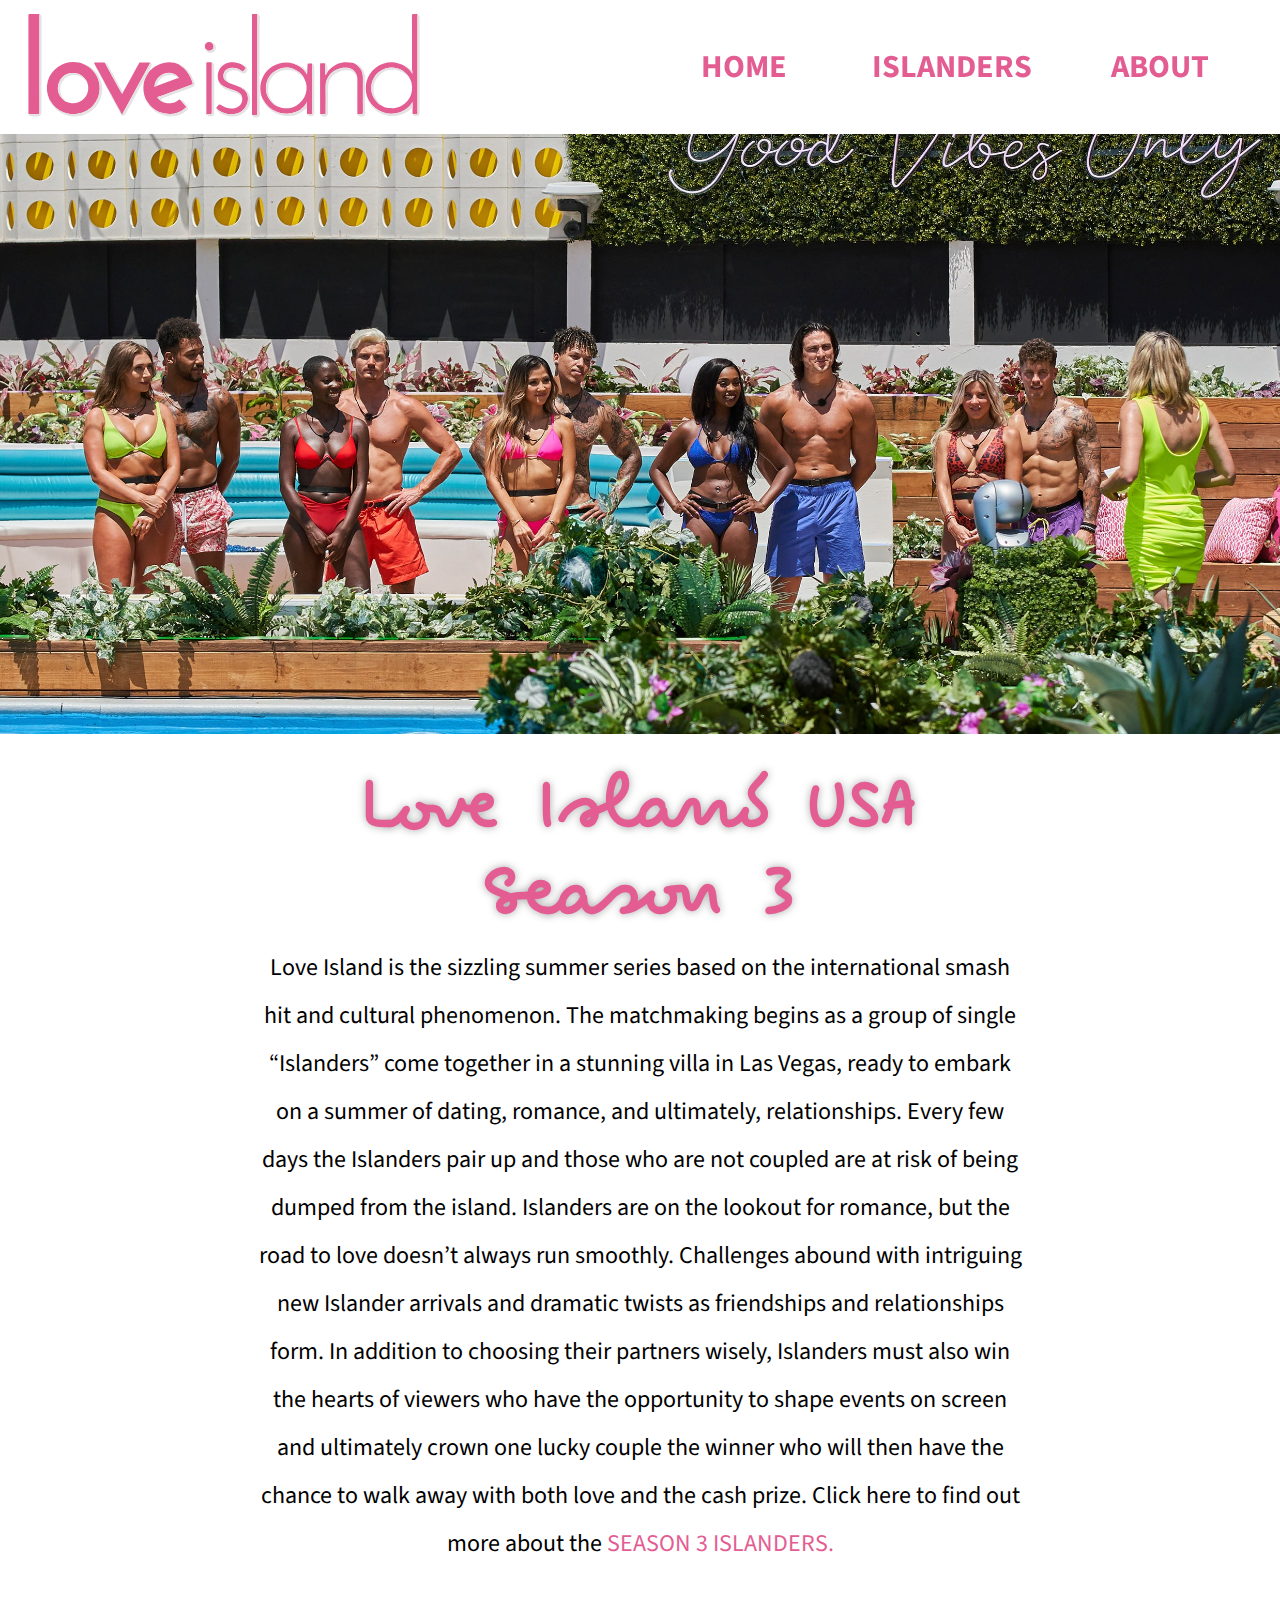
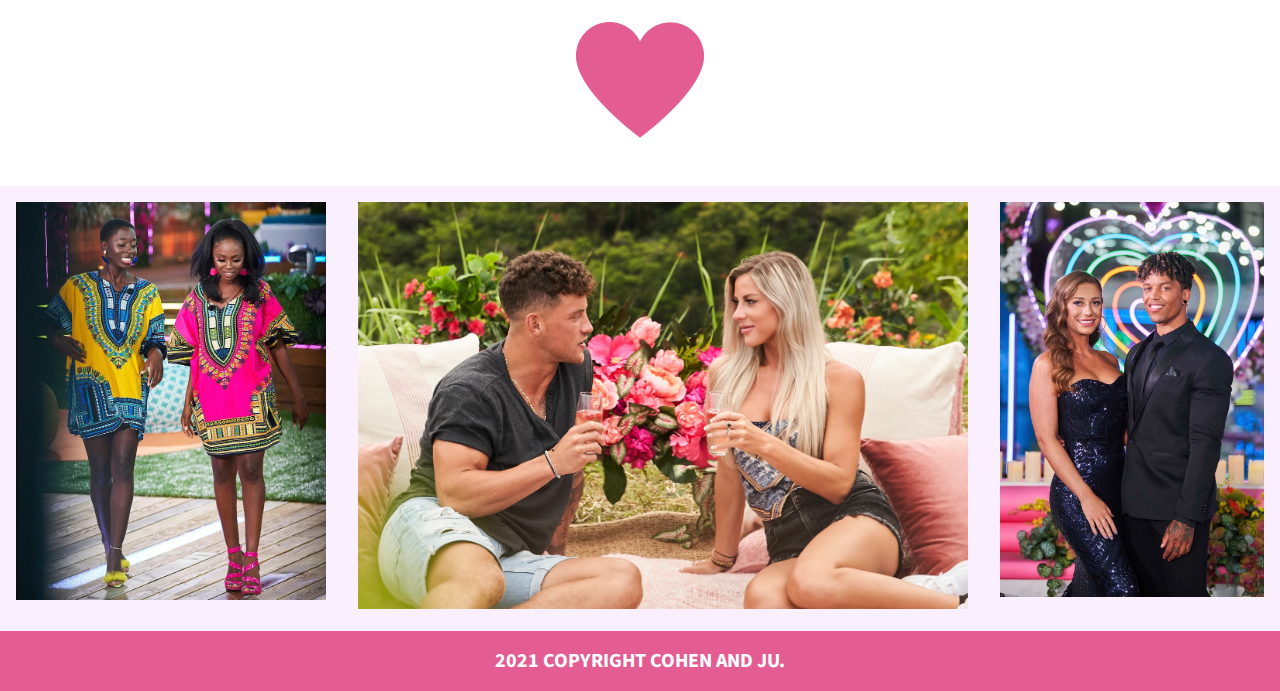
<file: index.html>
<!DOCTYPE html>
<html lang="en" dir="ltr">
  <!-- Website Head Information -->
  <head>
      <meta charset="utf-8">
      <meta name="viewport" content="width=device-width, initial-scale=1.0">
      <meta name="description" content="Love Island, a television show where contests compete for love and $100,000!">
      <meta name="keywords" content="Love Island, Love, Island, Hawaii, Game Show, Cash Prize, CBS">
      <title>Group Work 3 – Love Island Home</title>

  <!-- CSS Style Sheet -->
      <link rel="stylesheet" href="css/styles.css">
  </head>

  <!-- Body of Website -->
  <body>

      <!-- Header of Website -->
      <header>
        <a href="index.html"><img src="images/love-island-logo.svg" class="logo" alt="Logo for Love Island" title="Logo for Love Island."></a>

        <nav>
          <!--   Hamburger Icon    -->
          <label for="hamburger">≣</label>
          <input type="checkbox" id="hamburger"/>

          <div class="menu-items">
            <a class="menu-items-name" href="index.html">Home</a>
            <a class="menu-items-name" href="islanders.html">Islanders</a>
            <a class="menu-items-name" href="about.html">About</a>
          </div>
        </nav>
      </header>

      <!-- Main Section of Website -->
      <main>
        <img class="hero-image" src="images/season3-cast.jpg" alt="Cast of Love Island, Season 3" title="Season 3 cast of the U.S.A. version of Love Island.">

        <section class="home-text">
          <h1>Love Island USA Season 3</h1>
          <p>
            Love Island is the sizzling summer series based on the international smash hit and cultural phenomenon. The matchmaking begins as a group of single “Islanders” come together in a stunning villa in Las Vegas, ready to embark on a summer of dating, romance, and ultimately, relationships. Every few days the Islanders pair up and those who are not coupled are at risk of being dumped from the island. Islanders are on the lookout for romance, but the road to love doesn’t always run smoothly. Challenges abound with intriguing new Islander arrivals and dramatic twists as friendships and relationships form. In addition to choosing their partners wisely, Islanders must also win the hearts of viewers who have the opportunity to shape events on screen and ultimately crown one lucky couple the winner who will then have the chance to walk away with both love and the cash prize. Click here to find out more about the <a class="regular-link" href="islanders.html">Season 3 Islanders.</a></p>
        </section>

        <section class="heart">
          <img src="images/heart.png" alt="Black Heart Outline" title="Heart">
        </section>

        <section class="home-images">
          <figure>
            <div class="hvrbox">
              <img src="images/cashay-trina.jpg" alt="Two contestants, Cashay and Trina, walking on Love Island" title="Cashay and Trina" class="hvrbox-layer_bottom">
              <div class="hvrbox-layer_top hvrbox-layer_slideup">
                <div class="hvrbox-text">Cashay and Trina talking in the Villa.</div>
              </div>
            </div>
          </figure>

          <figure>
              <div class="hvrbox">
                <img src="images/shannon-josh.jpg" alt="Shannan and Josh on their final date before leaving the Villa." title="Shannon and Josh" class="hvrbox-layer_bottom">
                <div class="hvrbox-layer_top hvrbox-layer_slideup">
                  <div class="hvrbox-text">Shannan and Josh on their final date before leaving the Villa.</div>
                </div>
              </div>
          </figure>

          <figure>
            <div class="hvrbox">
              <img src="images/olivia-korey.jpg" alt="Winners of Love Island, Season 3, Olivia and Korey" title="Olivia and Korey" class="hvrbox-layer_bottom">
              <div class="hvrbox-layer_top hvrbox-layer_slideup">
                <div class="hvrbox-text">Season 3 winners, Olivia and Korey.</div>
              </div>
            </div>
          </figure>
        </section>
      </main>

       <!-- Footer of Website -->
      <footer>
      2021 Copyright Cohen and Ju.
      </footer>

  </body>
</html>
</file>
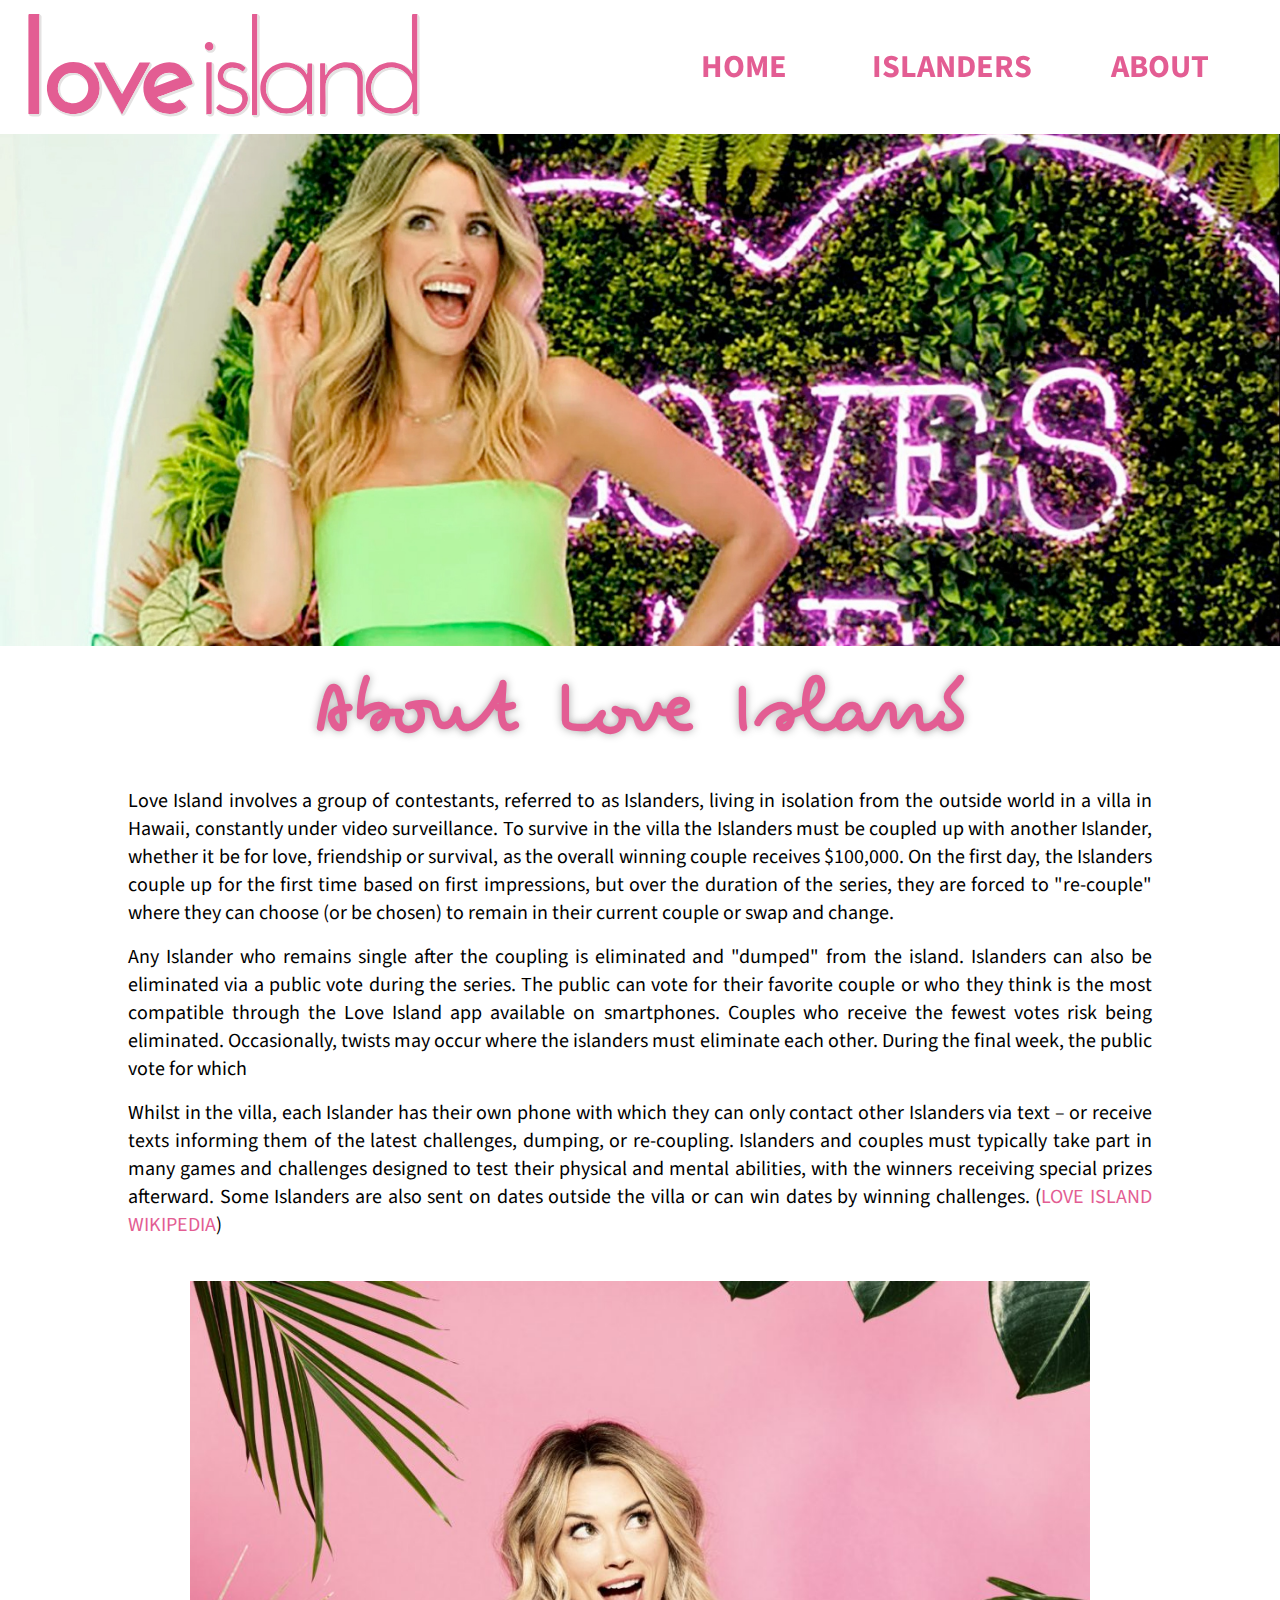
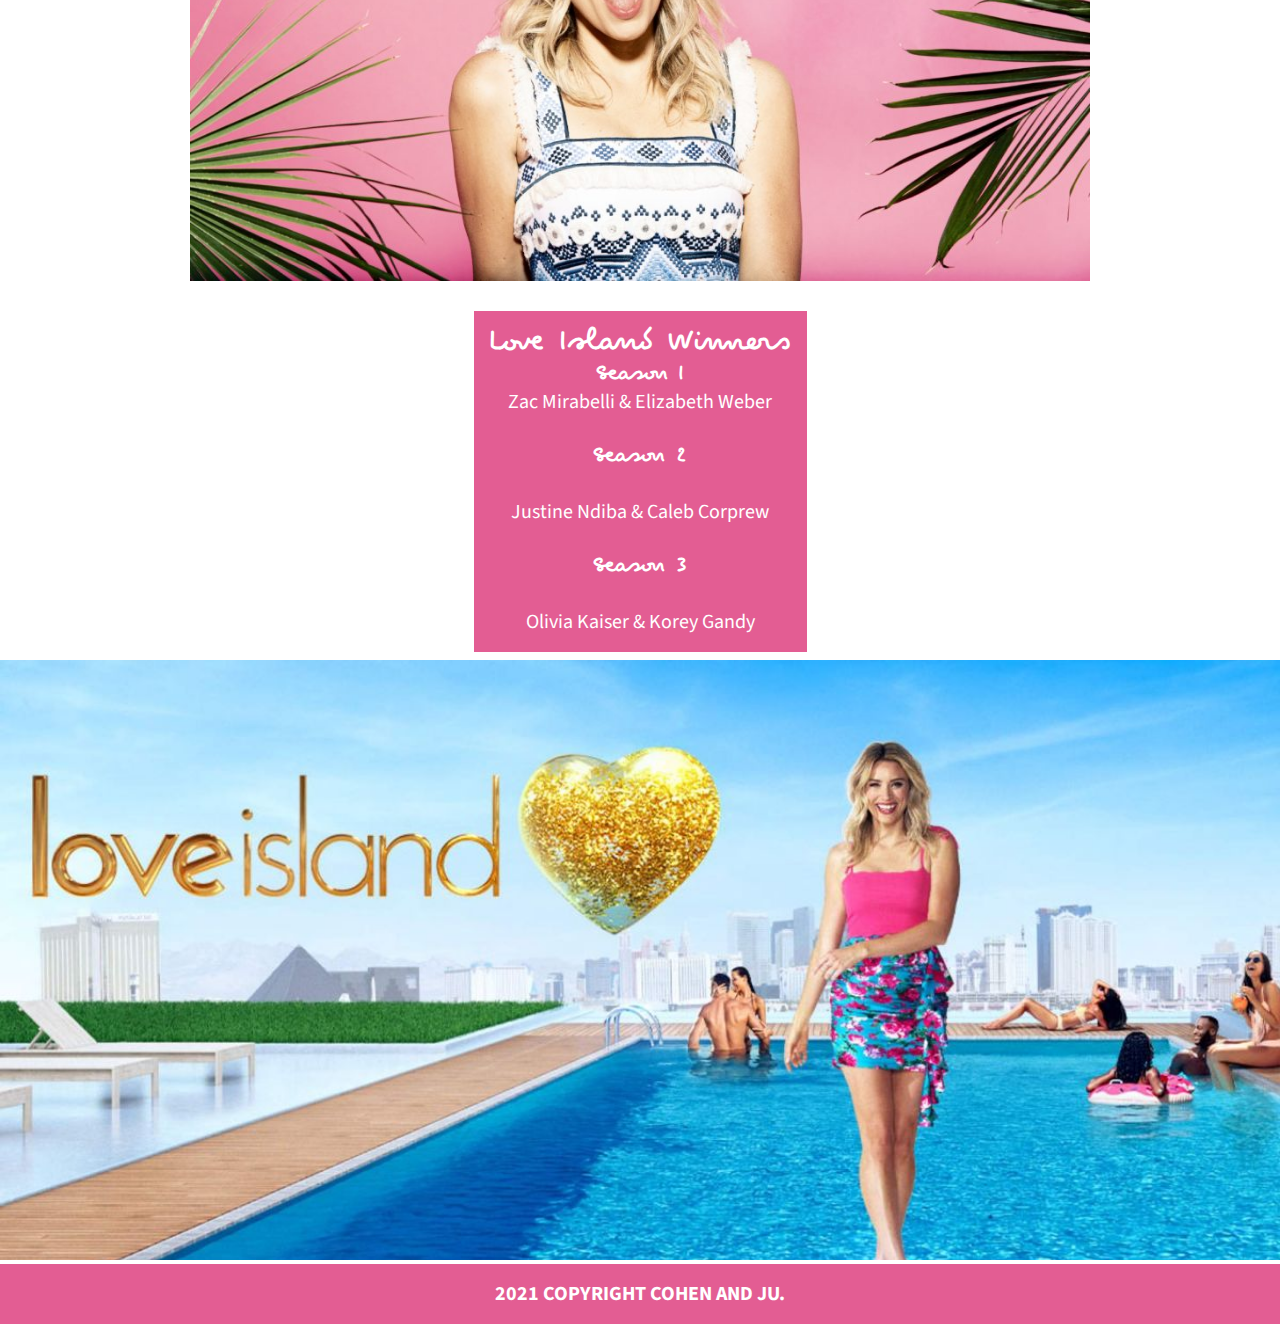
<file: about.html>
<!DOCTYPE html>
<html lang="en" dir="ltr">
  <!-- Website Head Information -->
  <head>
      <meta charset="utf-8">
      <meta name="viewport" content="width=device-width, initial-scale=1.0">
      <meta name="description" content="Description Goes Here">
      <meta name="keywords" content="Keywords, Go, Here">
      <title>Group Work 3 – About</title>

  <!-- CSS Style Sheet -->
      <link rel="stylesheet" href="css/styles.css">
  </head>

  <!-- Body of Website -->
  <body>

      <!-- Header of Website -->
      <header>
        <a href="index.html"><img src="images/love-island-logo.svg" class="logo" alt="Logo for Love Island" title="Logo for Love Island."></a>

        <nav>
          <!--   Hamburger Icon    -->
          <label for="hamburger">≣</label>
          <input type="checkbox" id="hamburger"/>

          <div class="menu-items">
            <a class="menu-items-name" href="index.html">Home</a>
            <a class="menu-items-name" href="islanders.html">Islanders</a>
            <a class="menu-items-name" href="about.html">About</a>
          </div>
        </nav>
      </header>

      <!-- Main Section of Website -->
        <section class="about-image">
          <img src="images/arielle.jpg" alt="Love Island" title="Love Island with Host, Arielle Vandeberg.">
        </section>

      <main class="flexbox-container">
        <section class="flexbox-item about-h1">
          <h1>About Love Island</h1>
        </section>

        <section class="flexbox-item about-paragraphs">
          <p>Love Island involves a group of contestants, referred to as Islanders, living in isolation from the outside world in a villa in Hawaii, constantly under video surveillance. To survive in the villa the Islanders must be coupled up with another Islander, whether it be for love, friendship or survival, as the overall winning couple receives $100,000. On the first day, the Islanders couple up for the first time based on first impressions, but over the duration of the series, they are forced to "re-couple" where they can choose (or be chosen) to remain in their current couple or swap and change. </p>
          <p>Any Islander who remains single after the coupling is eliminated and "dumped" from the island. Islanders can also be eliminated via a public vote during the series. The public can vote for their favorite couple or who they think is the most compatible through the Love Island app available on smartphones. Couples who receive the fewest votes risk being eliminated. Occasionally, twists may occur where the islanders must eliminate each other. During the final week, the public vote for which <p>Whilst in the villa, each Islander has their own phone with which they can only contact other Islanders via text – or receive texts informing them of the latest challenges, dumping, or re-coupling. Islanders and couples must typically take part in many games and challenges designed to test their physical and mental abilities, with the winners receiving special prizes afterward. Some Islanders are also sent on dates outside the villa or can win dates by winning challenges. (<a href="https://en.wikipedia.org/wiki/Love_Island_(American_TV_series)" target="_blank">Love Island Wikipedia</a>) </p>
        </section>

        <section class="flexbox-item about-host">
          <div class="host-image">
            <img src="images/arielle-vandenberg.jpeg" alt="Host of Love Island">
            <div class="text-overlay">
              <h4>Arielle Vandenberg</h4>
              <p>
                Arielle St. Cyr Vandenberg (born September 27, 1986) is an American actress, television host and model. She is best known as the host of the American version of the British reality show Love Island, which premiered in July 2019 on CBS  </p>
            </div>
          </div>
        </section>

        <section class="flexbox-item about-winners">
          <h2>Love Island Winners</h2>
          <h3>Season 1</h3>
            <p>Zac Mirabelli & Elizabeth Weber</p>
          <p>&nbsp;</p>
          <h3>Season 2</h3><br>
            <p>Justine Ndiba & Caleb Corprew</p>
          <p>&nbsp;</p>
          <h3>Season 3</h3><br>
            <p>Olivia Kaiser & Korey Gandy</p>
        </section>
      </main>

      <section class="about-image">
        <img src="images/love-island-banner2.jpg" alt="Love Island" title="Love Island with Host, Arielle Vandeberg.">
      </section>


       <!-- Footer of Website -->
       <footer>
       2021 Copyright Cohen and Ju.
       </footer>

  </body>
</html>
</file>
<file: css/styles.css>
/*===========================

Fonts

===========================*/

@import url('https://fonts.googleapis.com/css2?family=Source+Sans+Pro:ital,wght@0,300;0,400;1,300;1,400&display=swap');

@font-face {
  font-family: 'Pecita';
  src: url('../fonts/Pecita.ttf')  format('truetype');
}

/*===========================

Reset Rule

===========================*/
* {
 	margin:0;
	border:0;
	padding:0;
  box-sizing: border-box;
}


/*===========================

Header

===========================*/

header {
	width: 100%;
	height: 3%;
	z-index: 9999;
}

.logo {
	max-width: 50%;
	float: left;
	padding: 1rem;
}

/*===========================

Navigation

===========================*/

nav label, #hamburger {
	display: none;
}

nav label {
	display: inline-block;
	color: #e35d93;
	font-style: normal;
	font-size: 2.5rem;
	text-align: center;
	float: right;
	padding: 1rem;
}

.menu-items a {
	color: #e35d93;
	display: block;
  font-family: 'Source Sans Pro', sans-serif;
  font-weight: bold;
  font-size: 1.5rem;
	margin: 0 auto;
	text-align: center;
	text-decoration: none;
	text-transform: uppercase;
  padding: .25rem;
}

.menu-items a:hover {
	background: #e35d93;
  padding: .25rem;
}

.menu-items {
	display: none;
  padding: 6rem 1rem 1rem 1rem;

}

nav input:checked~.menu-items {
	display: block;
}

.menu-items-name {
  border-radius: .25rem;
 -webkit-transform: perspective(1px) translateZ(0);
  transform: perspective(1px) translateZ(0);
  box-shadow: 0 0 1px rgba(0, 0, 0, 0);
  position: relative;
  -webkit-transition-property: color;
  transition-property: color;
  -webkit-transition-duration: 0.3s;
  transition-duration: 0.3s;
}
.menu-items-name:before {
  content: "";
  position: absolute;
  z-index: -1;
  top: 0;
  left: 0;
  right: 0;
  bottom: 0;
  background: white;
  -webkit-transform: scaleY(0);
  transform: scaleY(0);
  -webkit-transform-origin: 50% 0;
  transform-origin: 50% 0;
  -webkit-transition-property: transform;
  transition-property: transform;
  -webkit-transition-duration: 0.6s;
  transition-duration: 0.6s;
  -webkit-transition-timing-function: ease-out;
  transition-timing-function: ease-out;
  border-radius: .25rem;
  border-bottom: .45rem solid #e35d93;
}
.menu-items-name:hover:before, .menu-items-name:focus:before, .menu-items-name:active:before {
  -webkit-transform: scaleY(1);
  transform: scaleY(1);
}


/*===========================

Headers and Paragraph Styling and Regular Links

===========================*/
h1,
h2,
h3,
h4 {
  font-family: 'Pecita', script;
  text-align: center;
}

h1 {
  font-size: 3rem;
  color: #e35d93;
  text-shadow: 0 0 .5rem darkgray;
  padding-top: 1rem;
}
h2,
h3 {
  color: white;
}

h2 {
  font-size: 2rem;
}

h3,
h4 {
  font-size: 1.5rem;
}

h4 {
  color: #e35d93;
}

p {
  font-family: 'Source Sans Pro', sans-serif;
  font-size: 1.25rem;
}

.home-text a,
.about-paragraphs a {
  color: #e35d93;
  text-decoration: none;
  text-transform: uppercase;
}

.home-text a:hover,
.about-paragraphs a:hover {
  color: black;
  -webkit-transition-duration: 0.5s;
  transition-duration: 0.5s;
  text-decoration: overline;
}

/*===========================

Main Home Section

===========================*/
main {
	clear: both;
  background: white;
}

.hero-image {
  width: 100%;
  max-height: 600px;
  object-fit: cover;
}

.home-text {
  text-align: center;
  margin: 1rem auto;
  width: 80%;
  padding-bottom: 2rem;
}

.home-images {
  margin: 0 auto;
  font-family: 'Source Sans Pro', sans-serif;
  text-align: center;
}

.home-images img {
  width: 100%;
  padding: 1rem 1rem 0 1rem;
}

figure {
  background: #faefff;
  margin: 1rem;
}

.heart {
  margin: 0 auto;
  font-family: 'Source Sans Pro', sans-serif;
  font-size: 1.5rem;
  text-align: center;
  animation: heartbeat 1s infinite;
  padding-bottom: 2rem;
}

.heart img {
  width: 10%;
}

/*===========================

Islanders Section

===========================*/



.hvrbox-text {
  padding-bottom: 1rem;
  font-size: 1.10rem;
}

.islanders-text {
  text-align: justify;
  margin: 1rem auto;
  width: 80%;
  padding-bottom: 2rem;
}

.islanders-flexbox {
  font-family: 'Source Sans Pro', sans-serif;
  text-align: center;
  display: flex;
  flex-wrap: wrap;
  justify-content: space-around;
}

.islanders-flexbox img{
  filter: grayscale(0%);
  filter: gray;
  -webkit-filter: grayscale(0%);
  filter: none;
  transition: 1s ease;
  width: 100%;
}

.islanders-flexbox img:hover{
  filter: grayscale(100%);
  -webkit-filter: grayscale(100%);
  -webkit-transition: all 1s ease;
}

.hvrbox {
	position: relative;
	display: inline-block;
	overflow: hidden;
	max-width: 100%;
	height: auto;
}
.hvrbox img {
	max-width: 100%;
  padding: 5%
}

.fotorama {
  margin: auto;
  width: 90%;
  padding-bottom: 2rem;
}

/*===========================

About Section

===========================*/

.about-image img {
  max-height: 600px;
  width: 100%;
  object-fit: cover;
  object-position: 150% 0;
}

.flexbox-container {
  display: flex;
  flex-wrap: wrap;
  justify-content: center;
}

.flexbox-item {
  margin: .5rem;
  min-height: 5rem;
}

.about-h1{
  width: 100%;
}

.about-paragraphs{
  max-width: 80%;
}

.about-paragraphs p {
  padding-bottom: 1rem;
  text-align: justify;
}
.about-host,
.about-winners {
  max-width: 80%;
}
.about-host img {
  max-height: 600px;
  width: 100%;
  object-fit: cover;
}
.text-overlay {
  text-align: justify;
}

.about-winners {
  background: #e35d93;
  color: white;
  min-width: 75%;
}
.arielle,
.about-winners {
  font-family: 'Source Sans Pro', sans-serif;
  font-size: 1.25rem;
  padding: 1rem;
  text-align: center;
}



/*===========================

Footer

===========================*/

footer {
  background: #e35d93;
  padding: 1rem;
  color: white;
  text-align: center;
  font-family: 'Source Sans Pro', sans-serif;
  font-weight: bold;
  font-size: 1.25rem;
  text-transform: uppercase;
}


/*===========================

Animation

===========================*/

@keyframes heartbeat
{
  0%
  {
    transform: scale( .50 );
  }
  20%
  {
    transform: scale( .75 );
  }
  40%
  {
    transform: scale( .50 );
  }
  60%
  {
    transform: scale( .75 );
  }
  80%
  {
    transform: scale( .50 );
  }
  100%
  {
    transform: scale( .50 );
  }
}



/*===========================

Responsive Web Coding - 562 (Custom for Navigation)

===========================*/
@media screen and (min-width: 565px) {
  .menu-items {
    padding: 7.1rem 1rem 1rem 1rem;
  }
  .logo {
    max-width: 40%;
  }
}

/*===========================

Responsive Web Coding - 768px by 1024px (Tablet)

===========================*/

@media screen and (min-width: 768px) {
	.logo {
		max-width: 35%;
    padding: .25rem;
	}
	nav {
		width: 50%;
		float: right;
	}
	.menu-items {
		display: flex;
    padding: 1.25rem 0;
    margin-right: 1rem;

	}
	.menu-items a {
		flex-grow: 1;
		flex-basis: 0;
		text-align: center;
		border: none;
	}
	nav label, #hamburger {
		display: none;
	}
	nav input:checked~.menu-items {
		display: flex;
	}
  .hvrbox-text {
    font-size: 1.35rem;
  }
  .fotorama {
    margin: auto;
    width: 65%;
  }

  .islanders-flexbox-item {
    max-width: 23rem;
  }

}

/*===========================

Responsive Web Coding - 1366px by 768px (Laptop)

===========================*/

@media screen and (min-width: 1000px) {
  .menu-items {
    padding: 2.5rem 0;
  }
  .menu-items a {
    font-size: 2rem;
  }
  h1 {
    font-size: 5rem;
  }
  .home-text {
    width: 60%;
  }
  .home-text p {
    font-size: 1.5rem;
    line-height: 3rem;
  }
  figure {
    margin: 0;
    padding: 0;
    background: none;
  }
  .home-images {
    display: flex;
    background: #faefff;
  }
  .home-images img{
    max-height: 50rem;
    padding: 1rem;
  }

  .hvrbox .hvrbox-layer_bottom {
  	display: block;
  }
  .hvrbox .hvrbox-layer_top {
  	opacity: 0;
  	position: absolute;
  	top: 0;
  	left: 0;
  	right: 0;
  	bottom: 0;
  	width: 100%;
  	height: 100%;
  	background: rgba(0, 0, 0, 0.6);
  	color: #fff;
  	-moz-transition: all 0.4s ease-in-out 0s;
  	-webkit-transition: all 0.4s ease-in-out 0s;
  	-ms-transition: all 0.4s ease-in-out 0s;
  	transition: all 0.4s ease-in-out 0s;
  }
  .hvrbox:hover .hvrbox-layer_top,
  .hvrbox.active .hvrbox-layer_top {
  	opacity: 1;
  }
  .hvrbox {
    font-size: 1rem;
  }
  .hvrbox .hvrbox-text {
  	text-align: center;
  	display: inline-block;
  	position: absolute;
  	top: 50%;
  	left: 50%;
  	-moz-transform: translate(-50%, -50%);
  	-webkit-transform: translate(-50%, -50%);
  	-ms-transform: translate(-50%, -50%);
  	transform: translate(-50%, -50%);
  }

  .hvrbox .hvrbox-layer_slideup {
  	transform: translateY(100%);
  }

  .hvrbox:hover .hvrbox-layer_slideup,
  .hvrbox.active .hvrbox-layer_slideup {
  	-moz-transform: translateY(0);
  	-webkit-transform: translateY(0);
  	-ms-transform: translateY(0);
  	transform: translateY(0);
  }
  .flexbox-container {
    gap: 10px 20px;
  }
  .flexbox-item {
    min-width: 10rem;
  }
  .about-h1{
    width: 100%;
  }
  .about-host {
    object-fit: cover;
  }
  .about-winners {
    max-width: 30%;
  }
  .host-image {
	   position: relative;
   }

  .text-overlay {
  	position: absolute;
  	top: 0;
  	left: 0;
  	width: 100%;
  	height: 100%;
  	background: rgba(0, 0, 0, 0.6);
  	color: #ffffff;
  	display: flex;
  	flex-direction: column;
  	align-items: center;
  	justify-content: center;
  	transition: opacity 0.25s;
    opacity: 0;
    padding: 5rem;
  }
  .text-overlay:hover {
  	opacity: 1;
  }
  h4 {
    color: white;
    font-size: 2rem;
  }
  .fotorama {
    width: 50%;
  }
  .islanders-flexbox-item {
    max-width: 25rem;
  }
}

/*===========================

Responsive Web Coding - 1920px by 1024 px (Desktop)

===========================*/

@media screen and (min-width: 1500px) {
  .menu-items {
    padding: 3rem 0;
  }
  .logo {
    max-width: 25%;
  }
  .home-images img {
    width: 100%;
    height: 800px;
    object-fit: cover;
  }

  .content img {
	   width: 100%
	}
  .islanders-flexbox-item {
    max-width: 30rem;
  }
}
</file>
